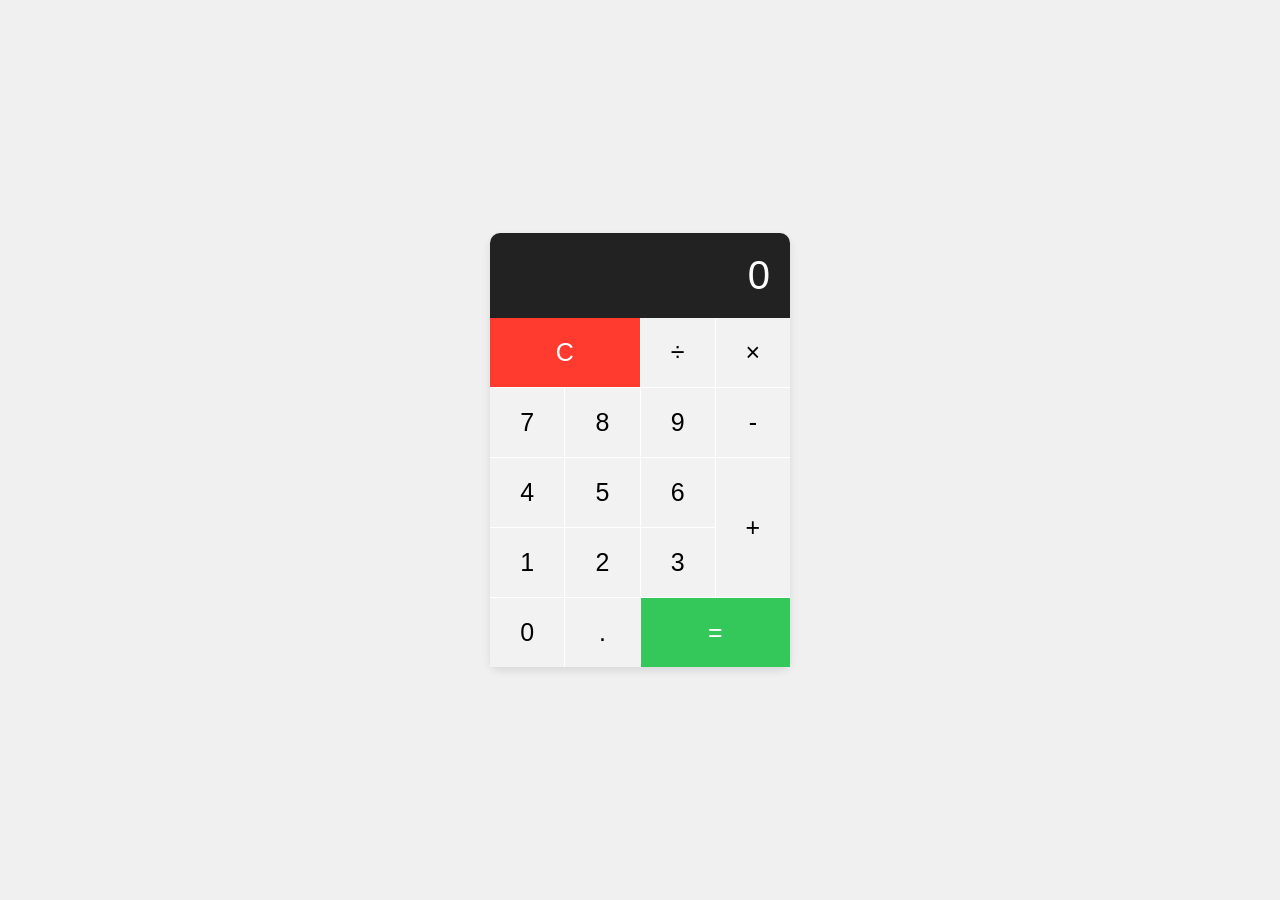
<file: index.html>
<!DOCTYPE html>
<html lang="pt-BR">

<head>
    <meta charset="UTF-8">
    <meta name="viewport" content="width=device-width, initial-scale=1.0">
    <title>Calculadora</title>
    <link rel="stylesheet" href="styles.css">
</head>

<body>
    <div class="calculator">
        <div class="calculator-display" id="display">0</div>
        <div class="calculator-keys">
            <button class="key red" onclick="clicked('c')">C</button>
            <button class="key" onclick="clicked('÷')">÷</button>
            <button class="key" onclick="clicked('×')">×</button>
            <button class="key" onclick="clicked('7')">7</button>
            <button class="key" onclick="clicked('8')">8</button>
            <button class="key" onclick="clicked('9')">9</button>
            <button class="key" onclick="clicked('-')">-</button>
            <button class="key" onclick="clicked('4')">4</button>
            <button class="key" onclick="clicked('5')">5</button>
            <button class="key" onclick="clicked('6')">6</button>
            <button class="key row-2" onclick="clicked('+')">+</button>
            <button class="key" onclick="clicked('1')">1</button>
            <button class="key" onclick="clicked('2')">2</button>
            <button class="key" onclick="clicked('3')">3</button>
            <button class="key" onclick="clicked('0')">0</button>
            <button class="key" onclick="clicked('.')">.</button>
            <button class="key green" onclick="clicked('=')">=</button>

        </div>
    </div>
    <script src="java2.js"></script>
</body>

</html>
</file>
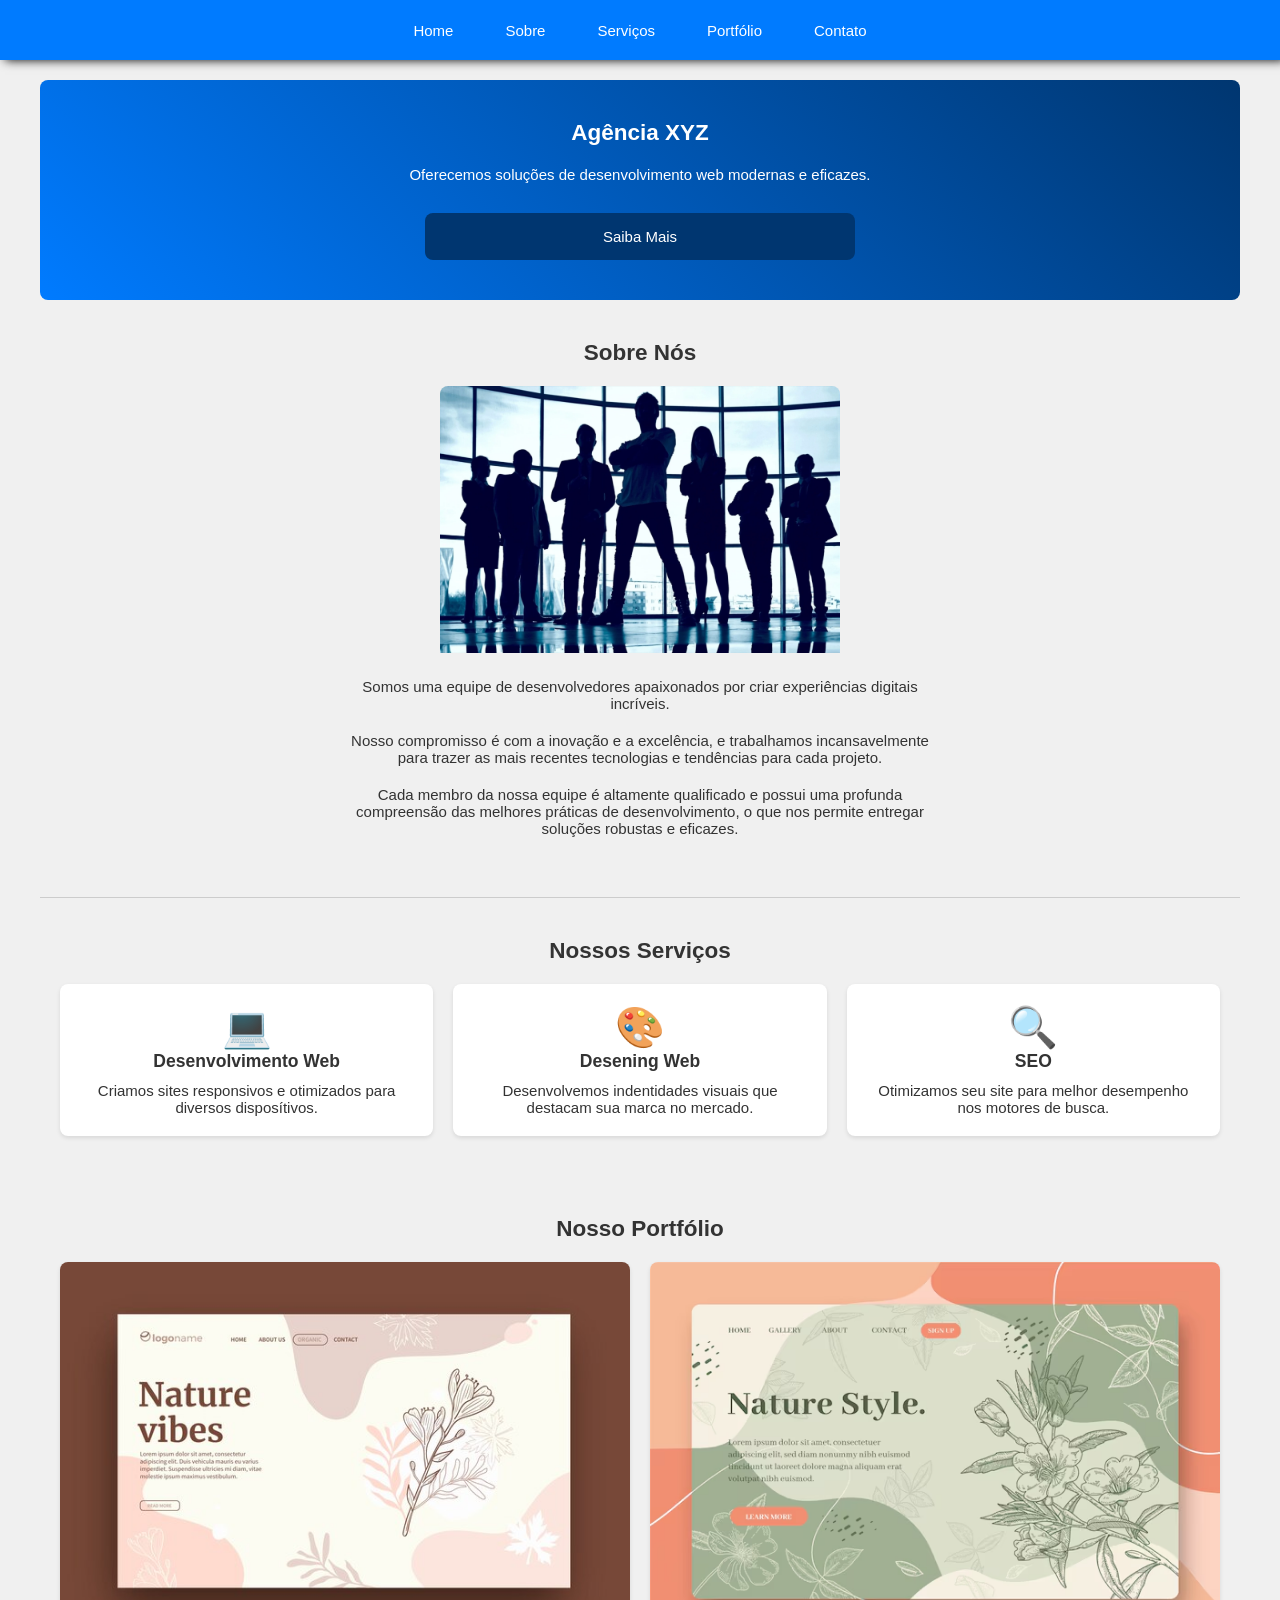
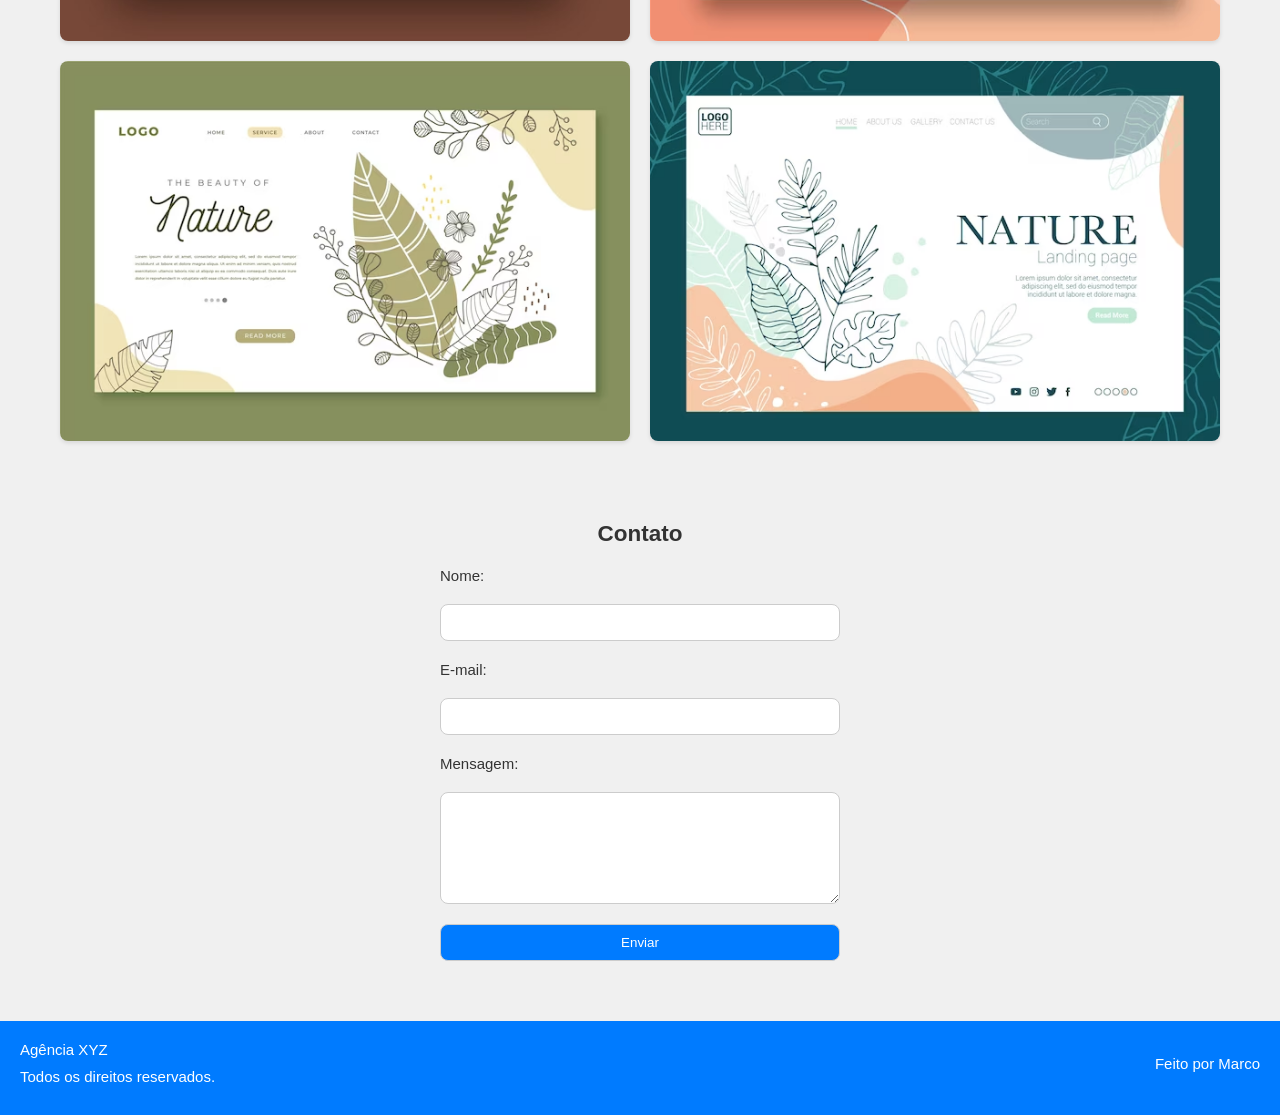
<file: indes.html>
<html>

<head>
    <meta charset="UTF-8" />
    <title>Comece na Programação</title>
    <meta name="author" content="Marco" />
    <link rel="stylesheet" href="style.css" />
    <meta name="viewport" content="width=device-width, initial-scale=1.0" />
</head>

<body>
    <header>
        <nav>
            <ul>
                <li><a href="">Home</a></li>
                <li class="menu-hide"><a href="">Sobre</a></li>
                <li class="menu-hide"><a href="">Serviços</a></li>
                <li><a href="">Portfólio</a></li>
                <li><a href="">Contato</a></li>

            </ul>
        </nav>
    </header>
    <main>
        <section class="hero">
            <h1>Agência XYZ</h1>
            <p>Oferecemos soluções de desenvolvimento web modernas e eficazes.</p>
            <a class="cta" href="">Saiba Mais</a>
        </section>
        <section class="sobre">
            <h2>Sobre Nós</h2>
            <img src="images/team.jpg" />
            <p>Somos uma equipe de desenvolvedores apaixonados por criar experiências digitais incríveis.</p>
            <p>Nosso compromisso é com a inovação e a excelência, e trabalhamos incansavelmente para trazer as mais
                recentes tecnologias e tendências para cada projeto.</p>
            <p>Cada membro da nossa equipe é altamente qualificado e possui uma profunda compreensão das melhores
                práticas de desenvolvimento, o que nos permite entregar soluções robustas e eficazes.</p>
        </section>
        <section class="service">
            <h2>Nossos Serviços</h2>

            <div class="service-area">
                <div class="service-item">
                    <div class="service-icon">💻</div>
                    <h3>Desenvolvimento Web</h3>
                    <p>Criamos sites responsivos e otimizados para diversos disposítivos.</p>
                </div>

                <div class="service-item">
                    <div class="service-icon">🎨</div>
                    <h3>Desening Web</h3>
                    <p>Desenvolvemos indentidades visuais que destacam sua marca no mercado.</p>
                </div>

                <div class="service-item">
                    <div class="service-icon">🔍</div>
                    <h3>SEO</h3>
                    <p>Otimizamos seu site para melhor desempenho nos motores de busca.</p>
                </div>
            </div>
        </section>

        <section class="portfolio">

            <h2>Nosso Portfólio</h2>

            <div class="grid">
                <div class="grid-item">
                    <img src="images/port1.jpg" />
                </div>

                <div class="grid-item">
                    <img src="images/port2.jpg" />
                </div>

                <div class="grid-item">
                    <img src="images/port3.jpg" />
                </div>

                <div class="grid-item">
                    <img src="images/port4.jpg" />
                </div>
            </div>
        </section>

        <section class="contato">
            <h2>Contato</h2>
            <form>
                <label for="name">Nome:</label>
                <input name="name" type="text" id="name" />

                <label for="email">E-mail:</label>
                <input name="email" type="email" id="email" />

                <label for="msg">Mensagem:</label>
                <textarea name="mensagem" type="text" id="msg" rows="6"></textarea>
                <button>Enviar</button>
            </form>
        </section>
    </main>

    <footer>
        <div>
            <p>Agência XYZ</p>
            <p>Todos os direitos reservados.</p>
        </div>
        <div>
            <p>Feito por Marco</p>
        </div>
    </footer>

</body>


</html>
</file>
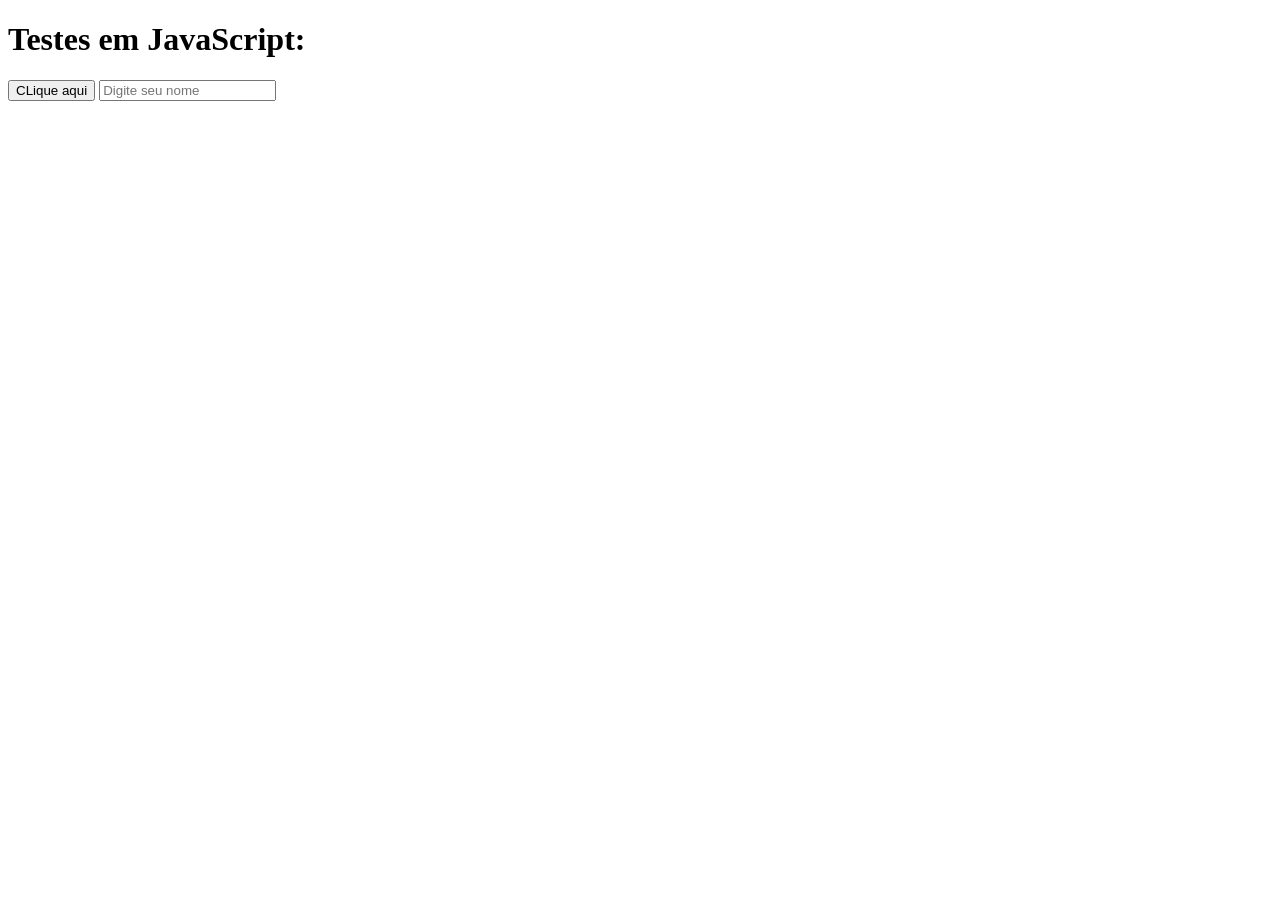
<file: java.html>
<!DOCTYPE html>
<html lang="pt-br">

<head>
    <meta charset="UTF-8">
    <meta name="viewport" content="width=device-width, initial-scale=1.0">
    <title>Testes em JavaScript</title>
    <link rel="stylesheet" href="java.css" />
</head>

<body>
    <h1 class="titulo">Testes em JavaScript:</h1>

    <button class="but">CLique aqui</button>
    <input class="campo" placeholder="Digite seu nome" value="" />



    <script src="java.js"></script>
</body>

</html>
</file>
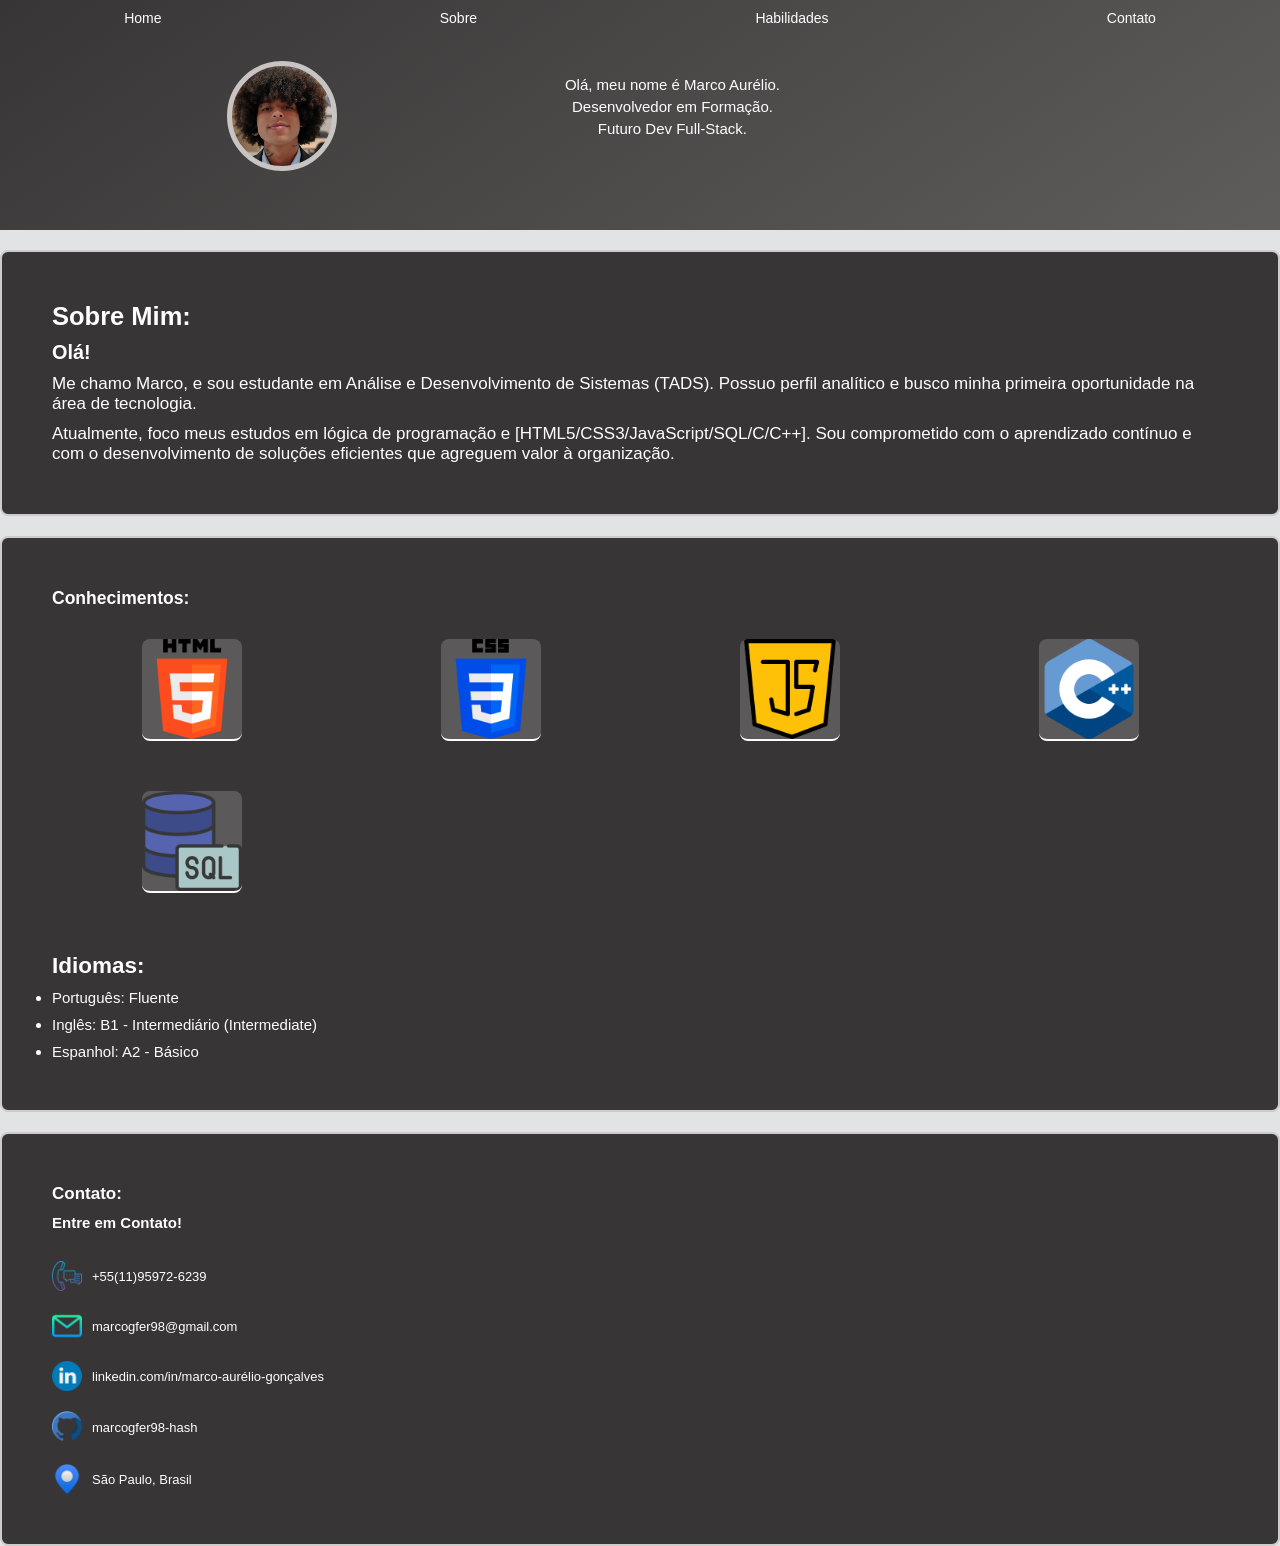
<file: perfil.html>
<!DOCTYPE html>
<html lang="pt-br">

<head>
    <meta charset="UTF-8">
    <meta name="viewport" content="width=device-width, initial-scale=1.0">
    <title>Meu Perfil</title>
    <link rel="stylesheet" href="perfil.css" />
</head>

<body>
    <header class="h-area">
        <nav class="menu-area">
            <ul>
                <li>Home</li>
                <li>Sobre</li>
                <li>Habilidades</li>
                <li>Contato</li>
            </ul>
        </nav>
        <div class="apresenta">

            <div class="foto">

            </div>

            <div class="txt">
                <p>
                    Olá, meu nome é Marco Aurélio.
                <p>Desenvolvedor em Formação.</p>
                <p>Futuro Dev Full-Stack.</p>

                </p>
            </div>

        </div>

    </header>
    <main>
        <section class="sobre">
            <div class="eu">
                <h2>Sobre Mim:</h2>
                <h3 id="ti">Olá!</h3>
                <p class="pri">
                    Me chamo Marco, e sou estudante em Análise e Desenvolvimento de Sistemas (TADS). Possuo
                    perfil analítico e busco
                    minha primeira oportunidade na área de tecnologia.</p>

                <p> Atualmente, foco meus estudos em lógica de
                    programação e [HTML5/CSS3/JavaScript/SQL/C/C++]. Sou comprometido com o aprendizado contínuo e
                    com o desenvolvimento de soluções eficientes que agreguem valor à organização.</p>

                </p>
            </div>
        </section>

        <section class="skills">

            <div class="black">

                <h3 style="color:white">Conhecimentos:</h3>

                <div class="skil-grid">

                    <div class="html-icon">

                    </div>

                    <div class="css-icon">

                    </div>

                    <div class="js-icon">

                    </div>

                    <div class="cc-icon">

                    </div>

                    <div class="sql-icon">

                    </div>


                </div>
                <div class="lang">
                    <h2>Idiomas:</h2>
                    <ul>
                        <li>Português: Fluente</li>
                        <li>Inglês: B1 - Intermediário (Intermediate)</li>
                        <li>Espanhol: A2 - Básico </li>
                    </ul>
                </div>

            </div>
        </section>

        <section class="contact">
            <div class="ctt">
                <h2>Contato:</h2>

                <h3 id="ti">Entre em Contato!</h3>

                <div class="contato">

                    <div class="icon-tel">
                        <img src="images/contato.png" />
                        <p>+55(11)95972-6239</p>
                    </div>

                    <div class="icon-em">
                        <img src="images/e-mail.png" />
                        <p>marcogfer98@gmail.com</p>
                    </div>

                    <div class="icon-lik">
                        <img src="images/linkedin.png" />
                        <a href="https://www.linkedin.com/in/marco-aur%C3%A9lio-gon%C3%A7alves-79810a3b1/">
                            <p>linkedin.com/in/marco-aurélio-gonçalves</p>
                    </div>

                    <div class="icon-g">
                        <img src="images/github.png" />
                        <a href="https://github.com/marcogfer98-hash">
                            <p>marcogfer98-hash</p>
                        </a>
                    </div>

                    <div class="loc">
                        <img src="images/localizacao.png" />
                        <p>São Paulo, Brasil</p>
                    </div>

                </div>



            </div>

            </div>

        </section>
    </main>

</body>

</html>
</file>
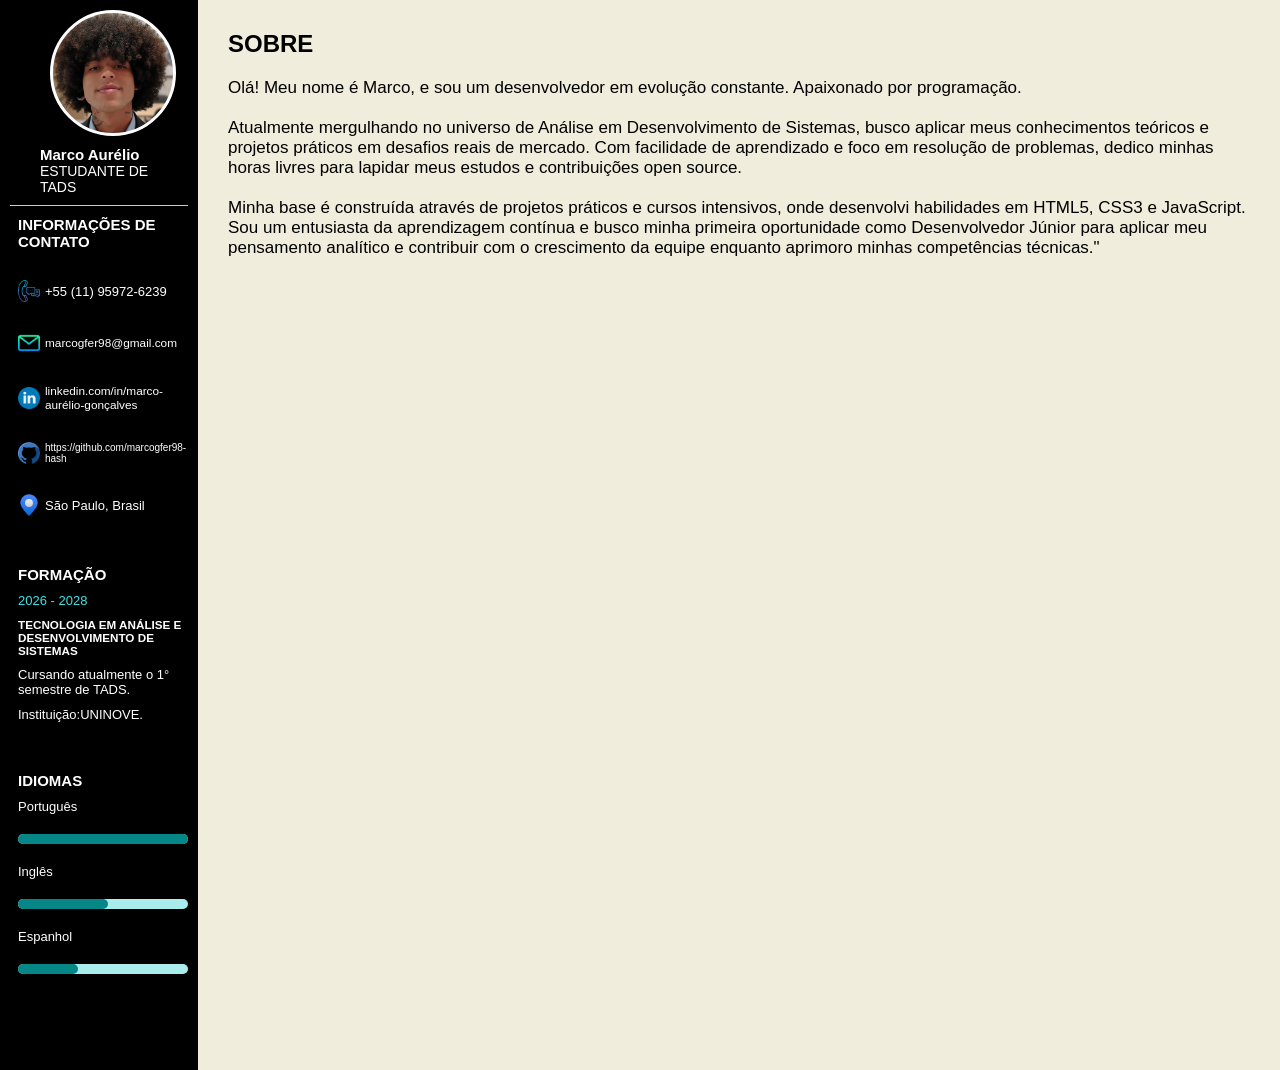
<file: port1.html>
<!DOCTYPE html>
<html lang="pt-br">

<head>
    <meta charset="UTF-8">
    <meta name="viewport" content="width=device-width, initial-scale=1.0">
    <title>Document</title>
    <link rel="stylesheet" href="port1.css" />
</head>

<body class="container">

    <aside class="left-area">
        <div class="foto">

        </div>
        <div class="nome">
            <div class="nome2">
                <h1>Marco Aurélio</h1>
                <p>ESTUDANTE DE TADS</p>
            </div>
        </div>
        <section class="contato">
            <h2>INFORMAÇÕES DE CONTATO</h2>

            <div class="tel-icon">
                <img src="images/contato.png" />
                <p> +55 (11) 95972-6239</p>
            </div>

            <div class="email-icon">
                <img src="images/e-mail.png" />
                <p>marcogfer98@gmail.com</p>
            </div>

            <div class="li-icon">
                <img src="images/linkedin.png" />
                <a href="https://www.linkedin.com/in/marco-aur%C3%A9lio-gon%C3%A7alves-79810a3b1/">
                    <p>linkedin.com/in/marco-aurélio-gonçalves</p>
                </a>
            </div>

            <div class="git-icon">
                <img src="images/github.png" />
                <a href="https://github.com/marcogfer98-hash?tab=projects">
                    <p>https://github.com/marcogfer98-hash</p>
                </a>
            </div>

            <div class="loc-icon">
                <img src="images/localizacao.png" />
                <p>São Paulo, Brasil</p>
            </div>
        </section>

        <section class="formacao">
            <h2>FORMAÇÃO</h2>
            <p class="nu">2026 - 2028</p>
            <h3>TECNOLOGIA EM ANÁLISE E DESENVOLVIMENTO DE SISTEMAS</h3>
            <p>Cursando atualmente o 1° semestre de TADS.</p>
            <p>Instituição:UNINOVE.</p>
        </section>

        <section class="idioma">
            <h2>IDIOMAS</h2>

            <div class="square">
                <p>Português</p>
                <div class="s1">
                    <div class="s11"></div>
                </div>

                <p>Inglês</p>
                <div class="s2">
                    <div class="s22">

                    </div>
                </div>

                <p>Espanhol</p>
                <div class="s3">
                    <div class="s33">

                    </div>
                </div>
            </div>
        </section>
    </aside>
    <main class="content">
        <div class="cent">
            <h2>SOBRE</h2>
            <p>Olá! Meu nome é Marco, e sou um desenvolvedor em evolução constante. Apaixonado por programação.</p>

            <p>Atualmente mergulhando no universo de Análise em Desenvolvimento de Sistemas, busco aplicar meus
                conhecimentos teóricos e projetos práticos em desafios reais de mercado. Com facilidade de aprendizado e
                foco em resolução de problemas, dedico minhas horas livres para lapidar meus estudos e contribuições
                open source.</p>

            <p>Minha base é construída através de projetos práticos e cursos intensivos, onde desenvolvi habilidades em
                HTML5, CSS3 e JavaScript. Sou um entusiasta da aprendizagem contínua e busco minha primeira oportunidade
                como Desenvolvedor Júnior para aplicar meu pensamento analítico e contribuir com o crescimento da equipe
                enquanto aprimoro minhas competências técnicas."</p>
        </div>
    </main>
</body>

</html>
</file>
<file: styles.css>
html {
    font-size: 62.5%;
}

body {
    display: flex;
    justify-content: center;
    align-items: center;
    height: 100vh;
    margin: 0;
    font-family: 'Arial', sans-serif;
    background-color: #f0f0f0;
}

.calculator {
    border-radius: 10px;
    box-shadow: 0 4px 8px rgba(0, 0, 0, 0.1);
    width: 300px;
    background-color: #fff;
}

.calculator-display {
    background-color: #222;
    color: #fff;
    font-size: 4rem;
    padding: 20px;
    text-align: right;
    border-top-left-radius: 10px;
    border-top-right-radius: 10px;
}

.calculator-keys {
    display: grid;
    grid-template-columns: repeat(4, 1fr);
    grid-gap: 1px;
}

.key {
    background-color: #f2f2f2;
    border: none;
    padding: 20px;
    font-size: 2.5rem;
    cursor: pointer;
    outline: none;
}

.key:hover {
    opacity: .7;
}

.key.red {
    background-color: #ff3b30;
    color: white;
    grid-column: span 2;
}

.key.green {
    background-color: #34c759;
    color: white;
    grid-column: span 2;
}

.key.row-2 {
    grid-row: span 2;
}
</file>
<file: style.css>
* {
    margin: 0;
    padding: 0;
}

:root {
    --main-bg-color: #f0f0f0;
    --main-bg-light: #fff;
    --main-text-color: #333;
    --main-text-light: #ccc;
    --primary-color: #007bff;
    --secondary-color: #003670;
    --light-color: #fff;
    --font-family: arial, sans-serif;
    --header-height: 60px;

}

html {
    font-size: 62.5%;
}

body {
    font-size: 1.5rem;
    font-family: var(--font-family);
    background-color: var(--main-bg-color);
    color: var(--main-text-color);
}

header {
    background-color: var(--primary-color);
    display: flex;
    justify-content: center;
    align-items: center;
    height: var(--header-height);
    box-shadow: 5px 0px 10px rgba(0, 0, 0, 1.5);
}

nav ul {
    display: flex;
    list-style: none;
    gap: 20px;
}

nav a {
    text-decoration: none;
    color: var(--light-color);
    padding: 8px 16px;
}

nav a:hover {
    border-radius: 10px;
    background-color: var(--secondary-color);
    transition: all 0.5s ease;
}

.menu-hide {
    display: none;
}

main {
    padding: 20px;
    margin: auto;
    max-width: 1200px;
}

.hero {
    background-image: linear-gradient(45deg, var(--primary-color), var(--secondary-color));
    color: var(--light-color);
    padding: 40px 20px;
    text-align: center;
    border-radius: 8px;

}

.hero h1 {
    padding-bottom: 20px;
}

.hero .cta {
    display: block;
    background-color: var(--secondary-color);
    color: var(--light-color);
    text-decoration: none;
    padding: 15px;
    border-radius: 8px;
    max-width: 400px;
    align-items: center;
    margin: 20px auto 0 auto;
    animation-name: bounce;
    animation-duration: 2s;
    animation-iteration-count: infinite;
}

.cta:hover {
    background-color: var(--primary-color);
}

@keyframes bounce {
    0% {
        transform: scale(1);
    }

    50% {
        transform: scale(1.07);
    }

    100% {
        transform: scale(1);
    }
}

h2 {
    padding-bottom: 20px;
}

.sobre,
.service,
.portfolio,
.contato {
    text-align: center;
    padding: 40px 20px;
}

.sobre {
    border-bottom: 1px solid var(--main-text-light);
}

.sobre p {
    padding-bottom: 10px;
    max-width: 600px;
    margin: 10px auto;
    text-align: center;
}

.sobre img {
    max-width: 100%;
    width: 400px;
    padding-bottom: 15px;
    border-radius: 8px;
}

.service-area {
    display: flex;
    flex-direction: column;
    gap: 20px;
}

.service-item {
    flex: 1;
    background-color: var(--main-bg-light);
    padding: 20px;
    border-radius: 8px;
    box-shadow: 0 2px 4px rgba(0, 0, 0, 0.1);
}

.service-icon {
    font-size: 4rem;
}

.service-item,
h3,
p {
    padding-bottom: 1rem;

}


.service-item:hover {
    transform: scale(1.08);
    transition: all 0.4s ease;
    background-color: var(--primary-color);
    color: var(--light-color);
}


.grid {
    display: grid;
    grid-template-columns: 1fr;
    gap: 20px;
}

.grid-item img {
    width: 100%;
    border-radius: 8px;
    box-shadow: 0 2px 4px rgba(0, 0, 0, 0.1);
    transition: all 0.3s ease;
}

.grid-item img:hover {
    transform: scale(1.05);
}

form {
    display: flex;
    flex-direction: column;
    gap: 20px;
    max-width: 400px;
    margin: auto;
}

form label {
    text-align: left;
}

form input,
textarea {
    border: 1px solid var(--main-text-light);
    color: var(--main-text-color);
    border-radius: 8px;
    padding: 10px;

}

button {
    padding: 10px;
    border: 1px solid var(--main-text-light);
    border-radius: 8px;
    background-color: var(--primary-color);
    color: var(--light-color);
    transition: all 0.3s ease;
}

form button:hover {
    transform: scale(1.05);
    background-color: var(--secondary-color);
    cursor: pointer;
}

footer {
    background-color: var(--primary-color);
    color: var(--light-color);
    padding: 20px;
    display: flex;
    flex-direction: column;
    gap: 20px;
    text-align: center;
}



@media(width>700px) {
    .menu-hide {
        display: block;
    }

    .service-area {
        flex-direction: row;
    }

    .grid {
        display: grid;
        grid-template-columns: repeat(2, 1fr);
    }

    footer {
        flex-direction: row;
        justify-content: space-between;
        align-items: center;
        text-align: left;
    }

}
</file>
<file: java.css>
.azul {
    background-color: blue;
}

.orange {
    background-color: orange;
}
</file>
<file: perfil.css>
:root {
    --primary-color: rgb(95, 92, 92);
    --secondary-color: rgb(55, 53, 53);
    --bg-primary-color: #e1e3e4;
}


* {
    margin: 0;
    padding: 0;
}

html {
    font-size: 62.5%;
    font-family: 'Gill Sans', 'Gill Sans MT', Calibri, 'Trebuchet MS', sans-serif;
}

body {
    background-color: var(--bg-primary-color);
}

.h-area {
    background-image: linear-gradient(145deg, var(--secondary-color), var(--primary-color));
    height: 23rem;
}

.menu-area ul {
    display: flex;
    gap: 30px;
    justify-content: space-around;
    list-style: none;
    font-size: 1.4rem;
    color: #fff;


}



ul li {
    margin-top: 10px;
    cursor: pointer;


}

.foto {
    width: 100px;
    height: 100px;
    border: 5px solid #c8c4c4;
    margin: 10px;
    border-radius: 50%;
    margin: auto;
    margin-top: 20px;
    background-image: url(images/Captura\ de\ tela\ 2026-02-14\ 011217.png);
    background-size: cover;
    background-position-y: -30px;
    background-repeat: no-repeat;
}

.apresenta {
    text-align: center;
    color: #fff;
    display: flex;
    flex-direction: column;
}

.apresenta p {
    font-size: 1.5rem;
    padding-top: 5px;
}

.black,
.eu,
.ctt {
    border: 2px solid #ccc;
    padding: 50px;
    margin: auto;
    background-color: #fff;
    margin-top: 20px;
}

.pri {
    padding-bottom: 10px;
}

.sobre {
    font-size: 1.5rem;
}

.sobre,
.contact h2 {
    font-size: 1.7rem;
}

.sobre h3 {
    padding-bottom: 10px;
}

.skills {
    font-size: 1.5rem;
}



.black,
.eu,
.ctt,
a {
    background-color: rgb(55, 53, 53);
    border-radius: 8px;
    color: #fff;
}

.black legend {
    color: white;
}

.contato img {
    width: 30px;

}

.contact h3 {
    font-size: 1.5rem;
}

.icon-tel,
.icon-em,
.icon-lik,
.icon-g,
.loc {
    display: flex;
    align-items: center;
    gap: 10px;
    padding-top: 20px;
}

.icon-tel,
.icon-em,
.icon-lik,
.icon-g,
.loc p,
a {
    font-size: 1.3rem;
    text-decoration: none;
}

#ti {
    padding-bottom: 10px;
    padding-top: 10px;
}

.skil-grid img {
    width: 90px;

}



.skil-grid {
    display: grid;
    grid-template-columns: repeat(2, 1fr);
    gap: 20px;
    margin: auto;
    padding-bottom: 10px;
}



.skil-grid p {
    color: white;
    text-align: center;
    padding: 5px;
}

.html-icon,
.css-icon,
.js-icon,
.cc-icon {
    border-bottom: 2px solid rgb(252, 252, 252);
    width: 100px;
    height: 100px;
    border-radius: 8px;
    margin: auto;
    margin-top: 30px;
    background-color: rgb(91, 89, 89);

}

.sql-icon {
    border-bottom: 2px solid rgb(252, 252, 252);
    width: 100px;
    height: 100px;
    border-radius: 8px;
    margin: auto;
    margin-top: 30px;
    background-color: rgb(91, 89, 89);
}

.html-icon:hover {
    transform: scale(1.2);
    box-shadow: 1px 10px 10px #fff;
}

.css-icon:hover {
    transform: scale(1.2);
    box-shadow: 1px 10px 10px #fff;
}

.js-icon:hover {
    transform: scale(1.2);
    box-shadow: 1px 10px 10px #fff;
}

.cc-icon:hover {
    transform: scale(1.2);
    box-shadow: 1px 10px 10px #fff;
}

.sql-icon:hover {
    transform: scale(1.2);
    box-shadow: 1px 10px 10px #fff;
}

.html-icon {
    background-image: url(images/html-5.png);
    background-size: cover;

}

.css-icon {
    background-image: url(images/css-3.png);
    background-size: cover;
}

.js-icon {
    background-image: url(images/script-java.png);
    background-size: cover;
}

.cc-icon {
    background-image: url(images/ccc.png);
    background-size: cover;
}

.sql-icon {
    background-image: url(images/servidor-sql.png);
    background-size: cover;
}

.lang {
    margin-top: 50px;
}

@media(width>700px) {

    .apresenta {
        display: flex;
        flex-direction: row;
        justify-content: center;
        align-items: center;
        padding-top: 15px;
    }

    .txt {
        margin-right: 200px;
        font-size: 1.5rem;
        display: flex;
        flex-direction: column;
        justify-content: center;
        align-items: center;

    }



    .skil-grid {
        display: grid;
        grid-template-columns: repeat(3, 1fr);
        gap: 20px;
        margin: auto;
        padding-bottom: 10px;
    }


}

@media(width>1000px) {

    .apresenta {
        display: flex;
        flex-direction: row;
        justify-content: center;
        align-items: center;
        padding-top: 15px;
        justify-content: flex-start;
    }

    .txt {
        margin-right: 500px;
        font-size: 2rem;
        display: flex;
        flex-direction: column;
        justify-content: center;
        align-items: center;


    }



    .skil-grid {
        display: grid;
        grid-template-columns: repeat(4, 1fr);
        gap: 20px;
        margin: auto;
        padding-bottom: 10px;
    }


}
</file>
<file: port1.css>
* {
    padding: 0;
    margin: 0;
}

html {
    font-size: 62.5%;
    font-family: 'Segoe UI', Tahoma, Geneva, Verdana, sans-serif;
}

aside {
    background-color: #000000;
    width: 250px;
    height: 1060px;
    padding-top: 10px;

}

body {
    background-color: rgb(240, 237, 220);
}

.foto {
    width: 100px;
    height: 100px;
    border: 3px solid #ffff;
    border-radius: 50%;
    margin: 0px 0px 0px 50px;
    background-image: url(images/Captura\ de\ tela\ 2026-02-14\ 011217.png);
    background-position: center;
    background-repeat: no-repeat;
    background-size: cover;
    padding: 10px;


}

.nome {
    margin: 10px 10px 0px 10px;
    display: flex;
    flex-direction: column;
    gap: 10px;
    color: #ffff;
    padding-left: 10px;
    border-bottom: 1px solid #ccc;
}

.nome2 {
    margin-left: 20px;
}

.nome p {
    font-size: 1.4rem;
    margin-bottom: 10px;
}

.contato {
    margin: 10px 10px 0px 8px;
    display: flex;
    flex-direction: column;
    gap: 10px;
    color: #ffff;
    padding-left: 10px;
}


.tel-icon img {
    width: 22px;
}

.tel-icon {
    display: flex;
    gap: 5px;
    margin-top: 20px;
    align-items: center;
    font-size: 1.3rem;
}

.email-icon img {
    width: 22px;
}

.email-icon {
    display: flex;
    gap: 5px;
    margin-top: 20px;
    align-items: center;
    font-size: 1.18rem;
}

.li-icon img {
    width: 22px;
}

.li-icon {
    display: flex;
    gap: 5px;
    margin-top: 20px;
    align-items: center;
    font-size: 1.18rem;
}

.li-icon a {
    color: #ffff;
    text-decoration-line: none;
}

.git-icon {
    display: flex;
    gap: 5px;
    margin-top: 20px;
    align-items: center;
    font-size: 1rem;
}

.git-icon a {
    color: #fff;
    text-decoration: none;
}

.git-icon img {
    width: 22px;
}

.loc-icon {
    display: flex;
    gap: 5px;
    margin-top: 20px;
    align-items: center;
    font-size: 1.3rem;
}

.loc-icon img {
    width: 22px;
}

.formacao {
    margin: 50px 10px 0px 8px;
    display: flex;
    flex-direction: column;
    gap: 10px;
    color: #ffff;
    padding-left: 10px;
}

.formacao p {
    font-size: 1.3rem;
}

.nu {
    color: rgb(62, 227, 227);
}

.idioma {
    margin: 50px 10px 0px 8px;
    display: flex;
    flex-direction: column;
    gap: 10px;
    color: #ffff;
    padding-left: 10px;
}

.idioma p {
    font-size: 1.3rem;
}

.square {
    display: flex;
    flex-direction: column;
    gap: 20px;
}

.s1 {
    background-color: rgb(169, 236, 236);
    width: 170px;
    height: 10px;
    border-radius: 8px;
}

.s11 {
    width: 170px;
    height: 10px;
    background-color: rgb(5, 135, 135);
    border-radius: 8px;
}

.s2 {
    background-color: rgb(169, 236, 236);
    width: 170px;
    height: 10px;
    border-radius: 8px;
}

.s22 {
    width: 90px;
    height: 10px;
    background-color: rgb(5, 135, 135);
    border-radius: 8px;
}

.s3 {
    background-color: rgb(169, 236, 236);
    width: 170px;
    height: 10px;
    border-radius: 8px;
}

.s33 {
    width: 60px;
    height: 10px;
    background-color: rgb(5, 135, 135);
    border-radius: 8px;
}

.container {
    display: flex;
    min-height: 100vh;
}

.content {
    display: flex;
    flex-grow: 1;
}

.cent {
    padding: 30px;
    font-size: 1.7rem;

}

.cent h2 {
    font-size: x-large;
}

.cent p {
    padding-top: 20px;
}
</file>
